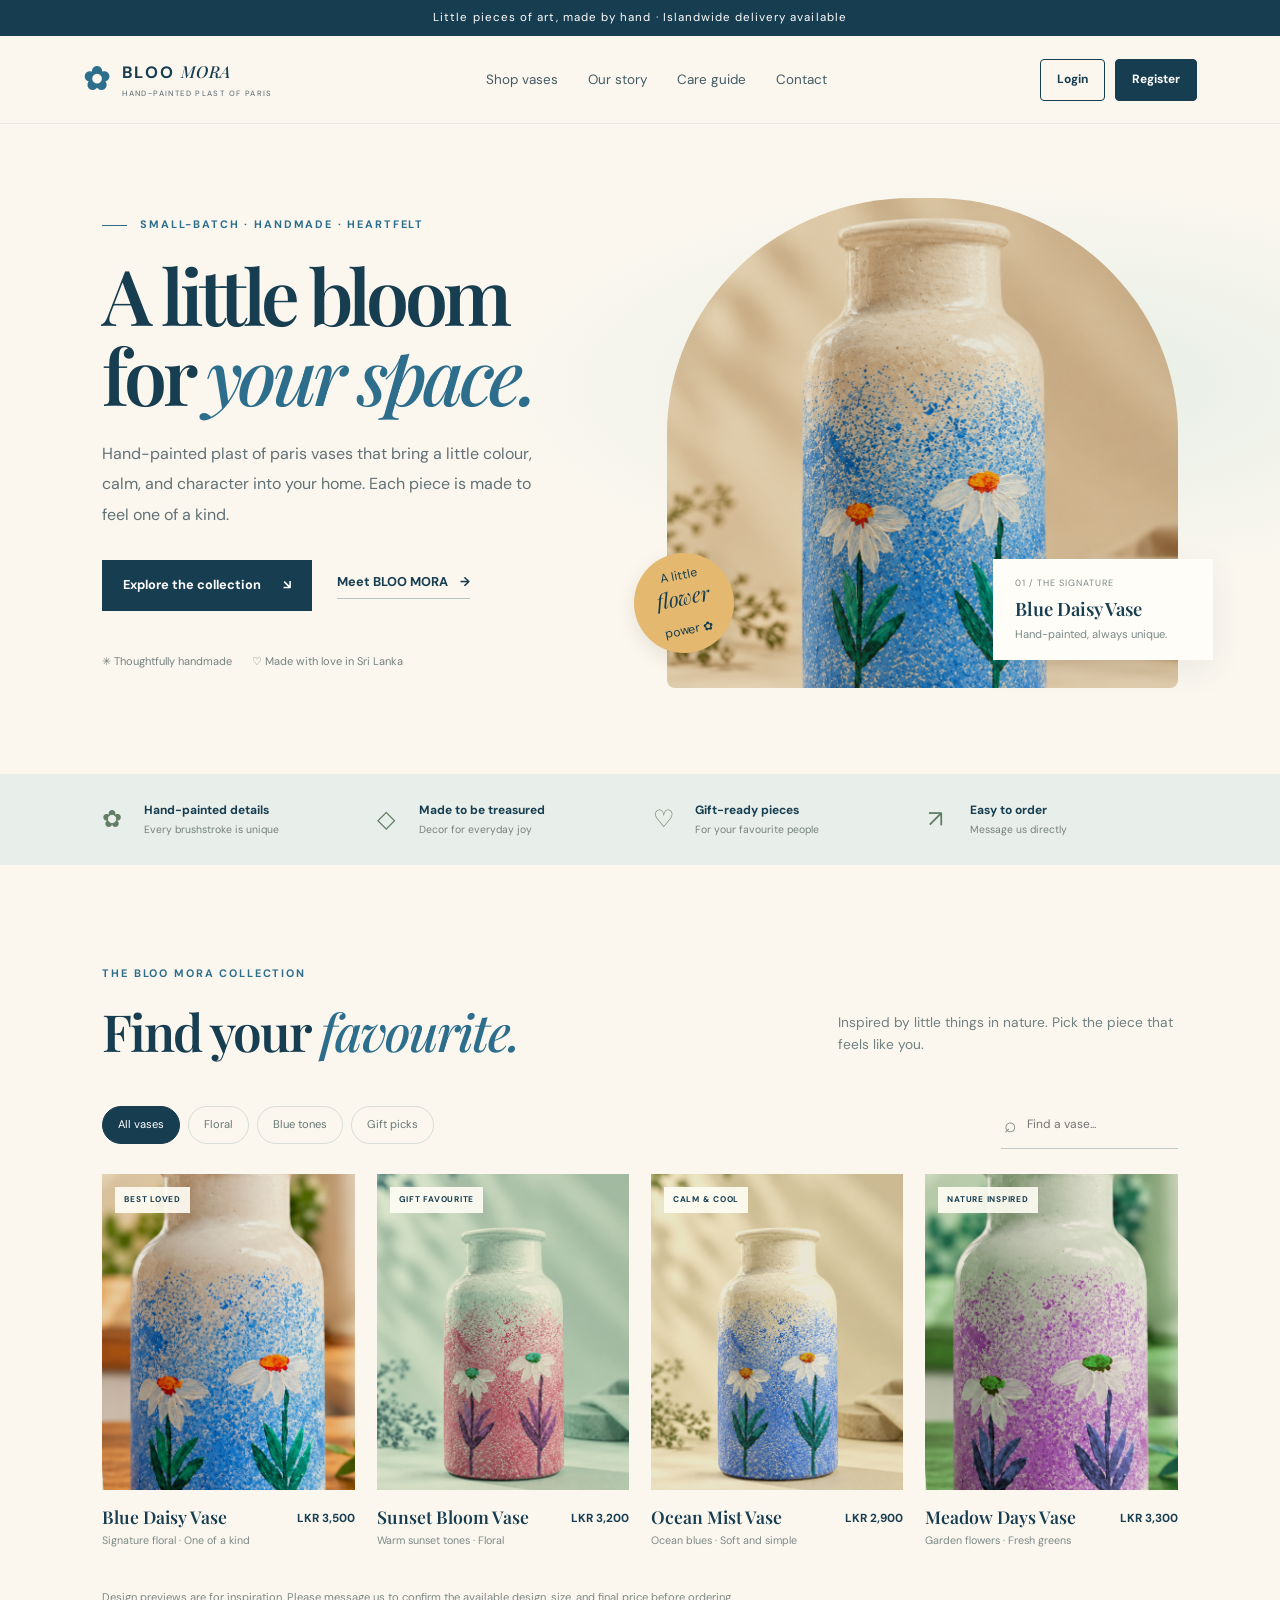
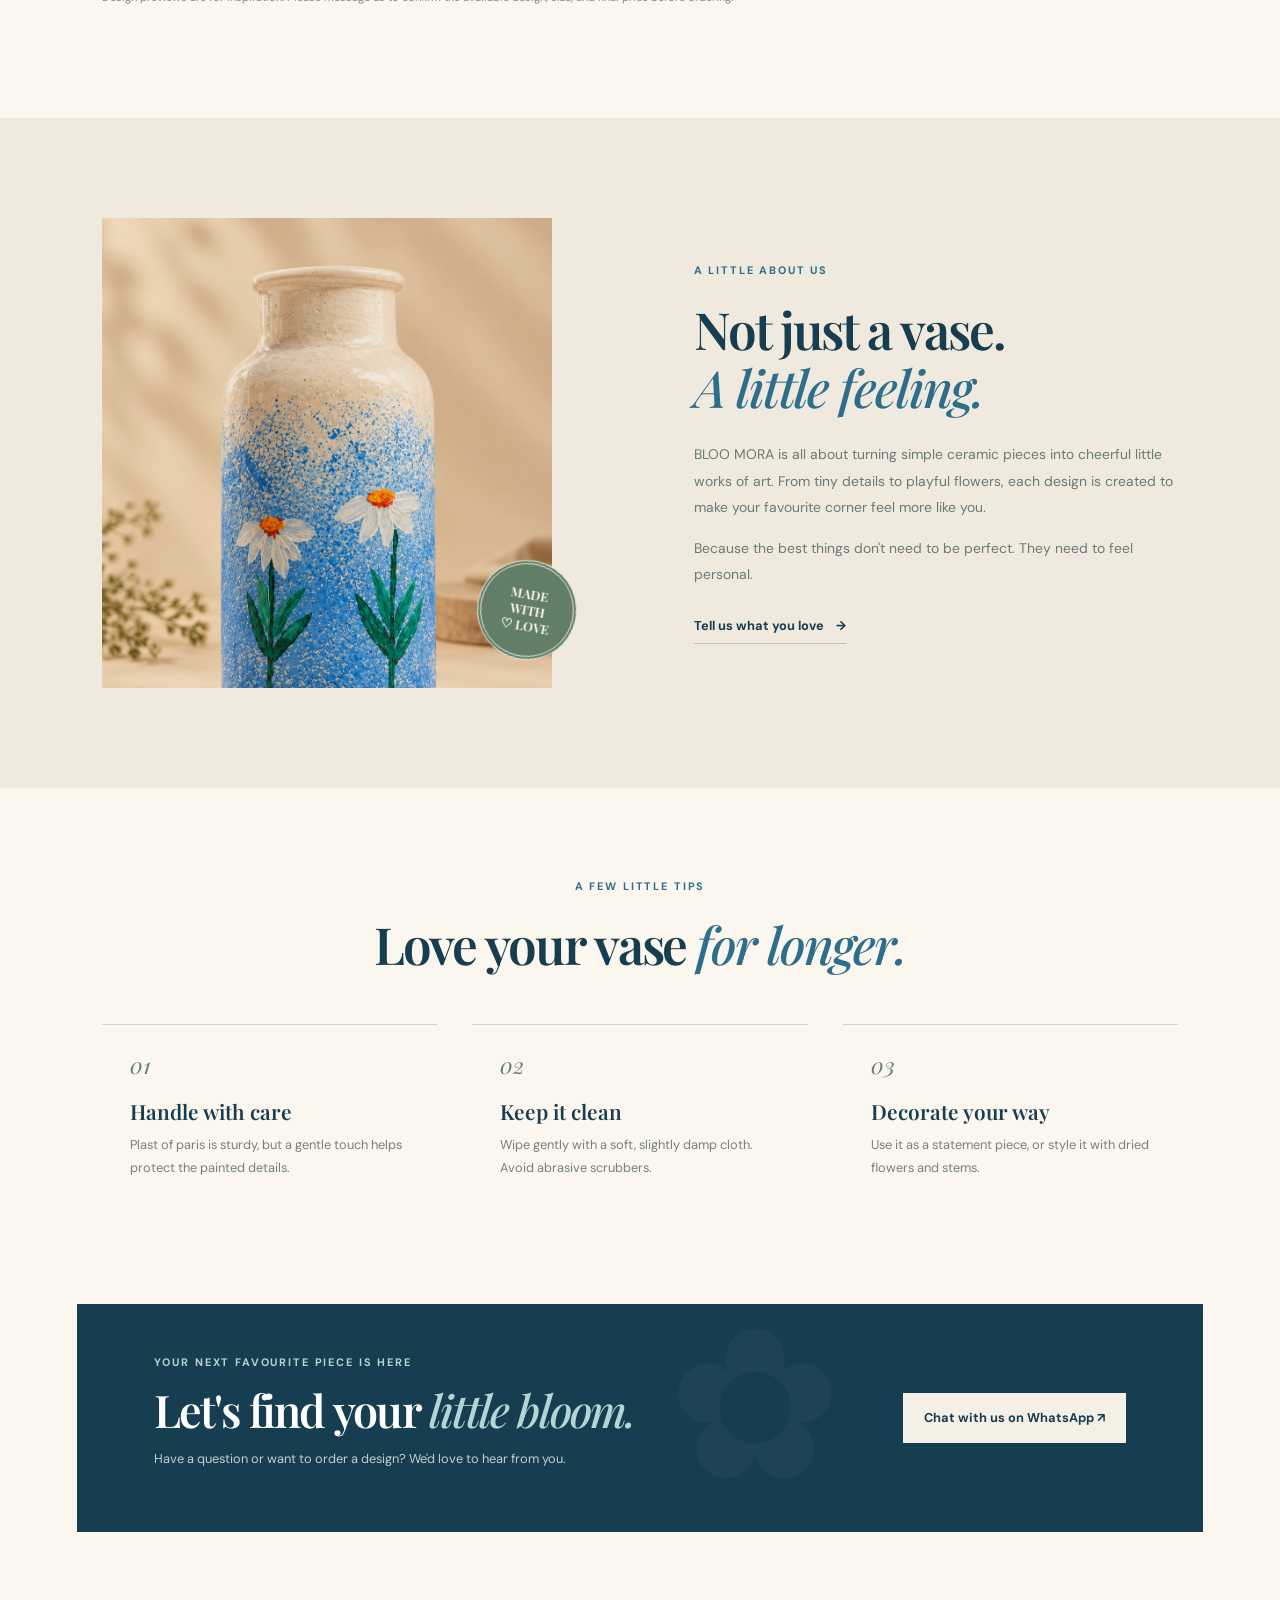
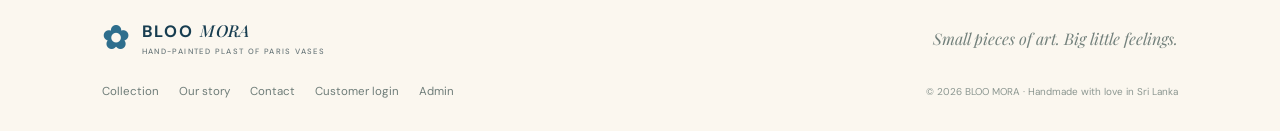
<file: index.html>
<!DOCTYPE html>
<html lang="en">
<head>
  <meta charset="UTF-8" />
  <meta name="viewport" content="width=device-width, initial-scale=1.0" />
  <meta name="description" content="BLOO MORA — hand-painted ceramic vases made with love in Sri Lanka." />
  <title>BLOO MORA | Hand-painted plast of paris vases</title>
  <link rel="preconnect" href="https://fonts.googleapis.com">
  <link rel="preconnect" href="https://fonts.gstatic.com" crossorigin>
  <link href="https://fonts.googleapis.com/css2?family=DM+Sans:wght@400;500;600;700&family=Playfair+Display:wght@500;600;700&display=swap" rel="stylesheet">
  <link rel="stylesheet" href="style.css" />
</head>
<body>
  <div class="announcement">Little pieces of art, made by hand · Islandwide delivery available</div>
  <header class="site-header">
    <a class="brand" href="#home" aria-label="BLOO MORA home"><span class="brand-mark">✿</span><span>BLOO <i>MORA</i><small>HAND-PAINTED PLAST OF PARIS</small></span></a>
    <button class="menu-toggle" id="menuToggle" aria-label="Open menu">☰</button>
    <nav id="navLinks"><a href="#collection">Shop vases</a><a href="#story">Our story</a><a href="#care">Care guide</a><a href="#contact">Contact</a></nav>
    <div class="header-account"><a class="account-login" href="auth.html">Login</a><a class="account-register" href="auth.html#register">Register</a></div>
  </header>

  <main>
    <section class="hero" id="home">
      <div class="hero-copy">
        <p class="eyebrow"><span></span> SMALL-BATCH · HANDMADE · HEARTFELT</p>
        <h1>A little bloom<br>for <em>your space.</em></h1>
        <p class="hero-description">Hand-painted plast of paris vases that bring a little colour, calm, and character into your home. Each piece is made to feel one of a kind.</p>
        <div class="hero-actions"><a class="button button-dark" href="#collection">Explore the collection <span>↘</span></a><a class="text-link" href="#story">Meet BLOO MORA <span>→</span></a></div>
        <div class="hero-notes"><span>✳ Thoughtfully handmade</span><span>♡ Made with love in Sri Lanka</span></div>
      </div>
      <div class="hero-visual"><div class="hero-image-wrap"><img src="images/blue-daisy-vase.png" alt="Blue and cream ceramic vase hand-painted with white daisies"><div class="image-sticker">A little<br><i>flower</i><br>power ✿</div></div><div class="floating-note"><span>01 / THE SIGNATURE</span><b>Blue Daisy Vase</b><small>Hand-painted, always unique.</small></div><div class="sun-shape"></div></div>
    </section>

    <section class="trust-strip"><div><span>✿</span><b>Hand-painted details</b><small>Every brushstroke is unique</small></div><div><span>◇</span><b>Made to be treasured</b><small>Decor for everyday joy</small></div><div><span>♡</span><b>Gift-ready pieces</b><small>For your favourite people</small></div><div><span>↗</span><b>Easy to order</b><small>Message us directly</small></div></section>

    <section class="collection section" id="collection">
      <div class="section-heading"><div><p class="eyebrow">THE BLOO MORA COLLECTION</p><h2>Find your <em>favourite.</em></h2></div><p>Inspired by little things in nature. Pick the piece that feels like you.</p></div>
      <div class="collection-tools"><div class="filters" role="group" aria-label="Filter products"><button class="filter active" data-filter="all">All vases</button><button class="filter" data-filter="floral">Floral</button><button class="filter" data-filter="blue">Blue tones</button><button class="filter" data-filter="gift">Gift picks</button></div><label class="search-box"><span>⌕</span><input id="productSearch" type="search" placeholder="Find a vase..." aria-label="Search vases"></label></div>
      <div class="product-grid" id="productGrid">
        <article class="product-card" data-category="floral blue gift" data-name="blue daisy vase"><div class="product-image"><span class="product-tag">BEST LOVED</span><img src="images/original-daisy-vase.png" alt="Signature blue daisy hand-painted vase"></div><div class="product-info"><div><h3>Blue Daisy Vase</h3><p>Signature floral · One of a kind</p></div><strong>LKR 3,500</strong></div></article>
        <article class="product-card" data-category="floral gift" data-name="sunset bloom vase"><div class="product-image warm"><span class="product-tag">GIFT FAVOURITE</span><img src="images/blue-daisy-vase.png" alt="Warm-toned floral vase concept"></div><div class="product-info"><div><h3>Sunset Bloom Vase</h3><p>Warm sunset tones · Floral</p></div><strong>LKR 3,200</strong></div></article>
        <article class="product-card" data-category="blue" data-name="ocean mist vase"><div class="product-image ocean"><span class="product-tag">CALM & COOL</span><img src="images/blue-daisy-vase.png" alt="Blue-toned ocean inspired vase concept"></div><div class="product-info"><div><h3>Ocean Mist Vase</h3><p>Ocean blues · Soft and simple</p></div><strong>LKR 2,900</strong></div></article>
        <article class="product-card" data-category="floral gift" data-name="meadow days vase"><div class="product-image meadow"><span class="product-tag">NATURE INSPIRED</span><img src="images/original-daisy-vase.png" alt="Green meadow floral vase concept"></div><div class="product-info"><div><h3>Meadow Days Vase</h3><p>Garden flowers · Fresh greens</p></div><strong>LKR 3,300</strong></div></article>
      </div>
      <p class="product-note">Design previews are for inspiration. Please message us to confirm the available design, size, and final price before ordering.</p>
    </section>

    <section class="story section" id="story"><div class="story-photo"><img src="images/blue-daisy-vase.png" alt="Close-up of a hand-painted daisy vase"><span class="round-seal">MADE<br>WITH<br>♡ LOVE</span></div><div class="story-copy"><p class="eyebrow">A LITTLE ABOUT US</p><h2>Not just a vase.<br><em>A little feeling.</em></h2><p>BLOO MORA is all about turning simple ceramic pieces into cheerful little works of art. From tiny details to playful flowers, each design is created to make your favourite corner feel more like you.</p><p>Because the best things don't need to be perfect. They need to feel personal.</p><a href="https://wa.me/94740324570?text=Hi%20BLOO%20MORA!%20I%27d%20love%20to%20know%20more%20about%20your%20vases." class="text-link" target="_blank" rel="noopener">Tell us what you love <span>→</span></a></div></section>

    <section class="care section" id="care"><div class="care-heading"><p class="eyebrow">A FEW LITTLE TIPS</p><h2>Love your vase <em>for longer.</em></h2></div><div class="care-grid"><div><span>01</span><h3>Handle with care</h3><p>Plast of paris is sturdy, but a gentle touch helps protect the painted details.</p></div><div><span>02</span><h3>Keep it clean</h3><p>Wipe gently with a soft, slightly damp cloth. Avoid abrasive scrubbers.</p></div><div><span>03</span><h3>Decorate your way</h3><p>Use it as a statement piece, or style it with dried flowers and stems.</p></div></div></section>

    <section class="contact-banner" id="contact"><div><p class="eyebrow">YOUR NEXT FAVOURITE PIECE IS HERE</p><h2>Let's find your <em>little bloom.</em></h2><p>Have a question or want to order a design? We'd love to hear from you.</p></div><a class="button button-light" href="https://wa.me/94740324570?text=Hi%20BLOO%20MORA!%20I%27m%20interested%20in%20your%20hand-painted%20vases." target="_blank" rel="noopener">Chat with us on WhatsApp ↗</a></section>
  </main>

  <footer><a class="brand footer-brand" href="#home"><span class="brand-mark">✿</span><span>BLOO <i>MORA</i><small>HAND-PAINTED PLAST OF PARIS VASES</small></span></a><p>Small pieces of art. Big little feelings.</p><div class="footer-links"><a href="#collection">Collection</a><a href="#story">Our story</a><a href="#contact">Contact</a><a href="auth.html">Customer login</a><a href="admin.html">Admin</a></div><small class="copyright">© <span id="year"></span> BLOO MORA · Handmade with love in Sri Lanka</small></footer>
  <div class="toast" id="toast" role="status" aria-live="polite"></div>
  <script src="script.js"></script>
</body>
</html>
</file>
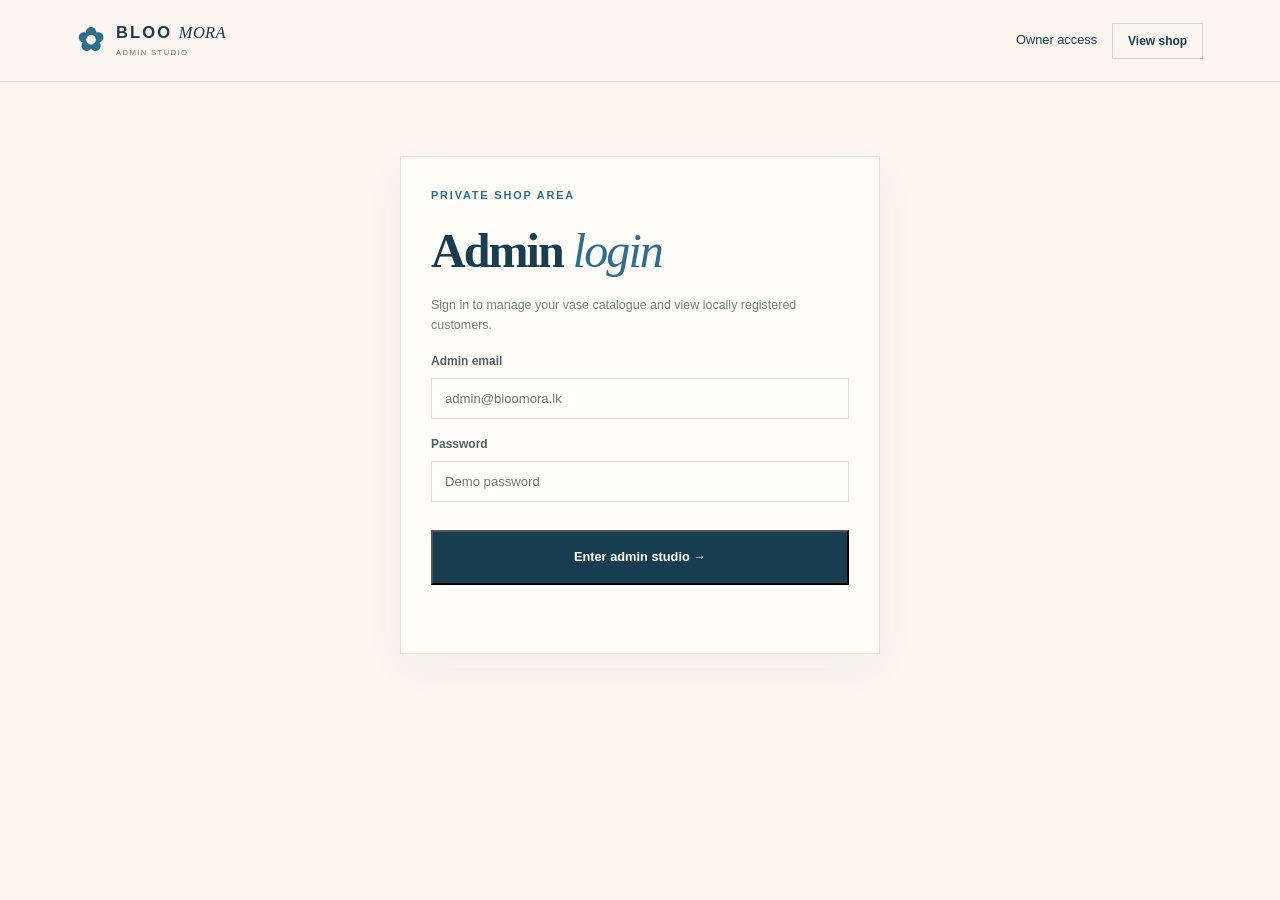
<file: admin.html>
<!DOCTYPE html><html lang="en"><head><meta charset="UTF-8"><meta name="viewport" content="width=device-width,initial-scale=1"><title>Admin Studio | BLOO MORA</title><link rel="stylesheet" href="style.css"><link rel="stylesheet" href="portal.css"></head><body><header class="portal-header"><a class="brand" href="index.html"><span class="brand-mark">✿</span><span>BLOO <i>MORA</i><small>ADMIN STUDIO</small></span></a><div class="portal-actions"><span id="adminStatus">Owner access</span><a class="outline-btn" href="index.html">View shop</a></div></header><main class="dashboard admin-dashboard"><section id="adminLoginPanel" class="admin-login auth-card"><p class="eyebrow">PRIVATE SHOP AREA</p><h1>Admin <em>login</em></h1><p class="muted">Sign in to manage your vase catalogue and view locally registered customers.</p><form id="adminLoginForm"><label>Admin email<input name="email" type="email" required placeholder="admin@bloomora.lk"></label><label>Password<input name="password" type="password" required placeholder="Demo password"></label><button class="button button-dark full">Enter admin studio →</button><p id="adminLoginMessage" class="form-message"></p></form></section><div id="adminPanel" hidden><section class="dash-welcome"><div><p class="eyebrow">BLOO MORA CONTROL ROOM</p><h1>Your shop, <em>your way.</em></h1><p>Add new vase designs, update your collection, and view registered customer accounts.</p></div><button class="outline-btn" id="adminLogout">Log out</button></section><section class="dash-stats"><article><span>✿</span><div><b id="adminVaseCount">0</b><small>Vase listings</small></div></article><article><span>♡</span><div><b id="adminCustomerCount">0</b><small>Registered customers</small></div></article><article><span>↗</span><div><b>WhatsApp</b><small>Order channel</small></div></article></section><div class="admin-columns"><section class="panel"><p class="eyebrow">GROW YOUR COLLECTION</p><h2>Add a <em>new vase</em></h2><form id="addVaseForm" class="stack-form"><label>Vase name<input name="name" required maxlength="80" placeholder="e.g. Bluebell Garden Vase"></label><div class="form-row"><label>Price (LKR)<input name="price" type="number" required min="1" step="1" placeholder="3500"></label><label>Category<select name="category"><option value="floral">Floral</option><option value="blue">Blue tones</option><option value="gift">Gift picks</option><option value="other">Other</option></select></label></div><label>Description<input name="description" maxlength="160" placeholder="Hand-painted flowers in soft blue tones"></label><label>Product image URL (optional)<input name="image" type="url" placeholder="https://..."></label><label>Or upload a product image<input name="photo" type="file" accept="image/*"></label><button class="button button-dark full" type="submit">＋ Add vase to shop</button><p id="addVaseMessage" class="form-message"></p></form></section><section class="panel"><p class="eyebrow">YOUR PRODUCTS</p><h2>Manage <em>vases</em></h2><div id="adminProducts" class="admin-product-list"></div></section></div><section class="panel customer-panel"><div class="dash-heading"><div><p class="eyebrow">COMMUNITY</p><h2>Registered <em>customers</em></h2></div><input id="adminCustomerSearch" class="portal-search" type="search" placeholder="Search customers..."></div><div class="table-wrap"><table><thead><tr><th>Name</th><th>Email</th><th>Phone</th><th>Joined</th></tr></thead><tbody id="customersTable"></tbody></table></div><p class="small-note">Customer records in this demo are stored in this browser only. This is not a secure multi-user online database.</p></section></div></main><script src="portal.js"></script></body></html>
</file>
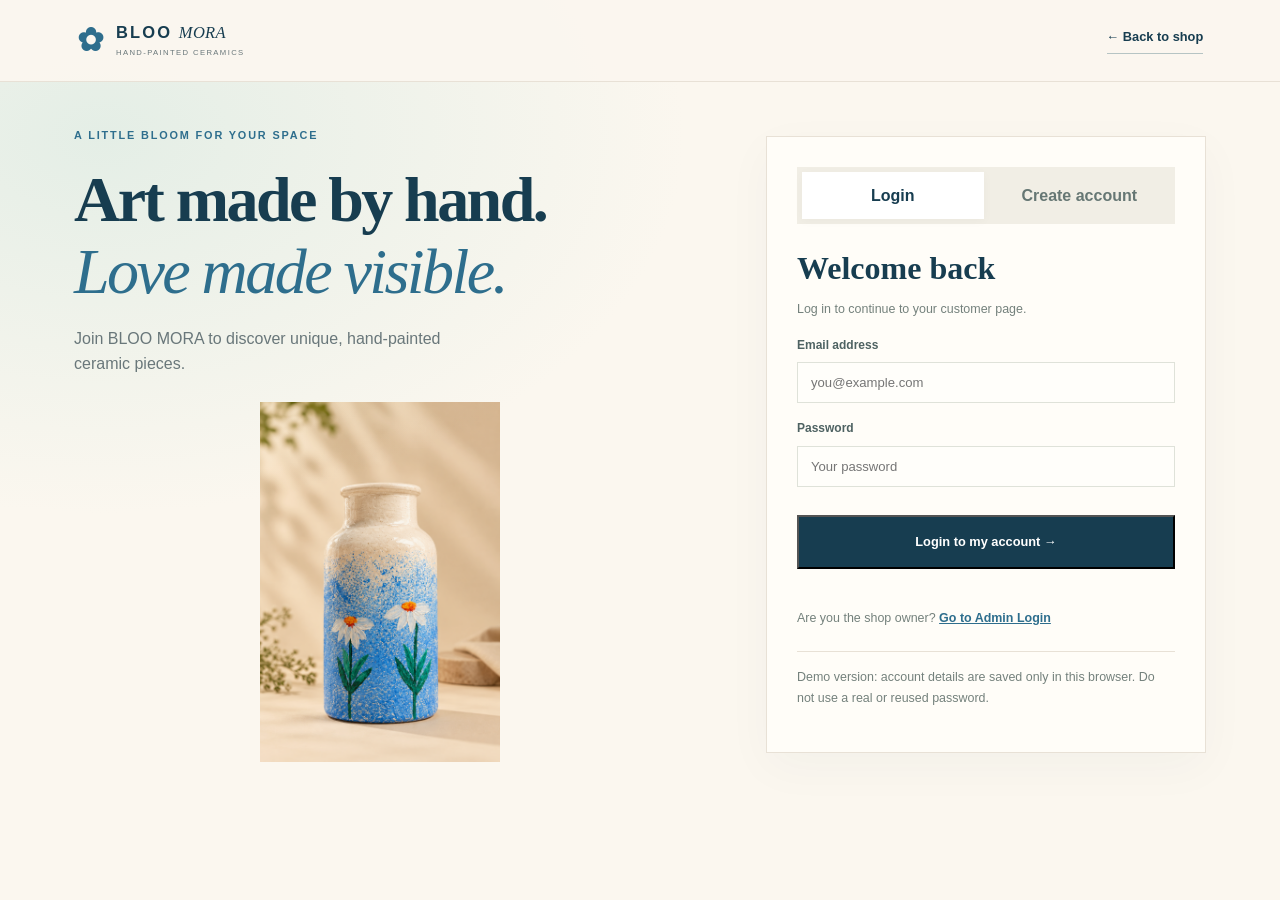
<file: auth.html>
<!DOCTYPE html><html lang="en"><head><meta charset="UTF-8"><meta name="viewport" content="width=device-width,initial-scale=1"><title>Login / Register | BLOO MORA</title><link rel="stylesheet" href="style.css"><link rel="stylesheet" href="portal.css"></head><body class="portal-body"><header class="portal-header"><a class="brand" href="index.html"><span class="brand-mark">✿</span><span>BLOO <i>MORA</i><small>HAND-PAINTED CERAMICS</small></span></a><a class="text-link" href="index.html">← Back to shop</a></header><main class="auth-layout"><section class="auth-art"><p class="eyebrow">A LITTLE BLOOM FOR YOUR SPACE</p><h1>Art made by hand.<br><em>Love made visible.</em></h1><p>Join BLOO MORA to discover unique, hand-painted ceramic pieces.</p><img src="images/blue-daisy-vase.png" alt="Blue daisy vase"></section><section class="auth-card"><div class="tabs"><button class="tab active" data-tab="login">Login</button><button class="tab" data-tab="register">Create account</button></div><form id="loginForm"><h2>Welcome back</h2><p class="muted">Log in to continue to your customer page.</p><label>Email address<input name="email" type="email" required placeholder="you@example.com"></label><label>Password<input name="password" type="password" required minlength="6" placeholder="Your password"></label><button class="button button-dark full" type="submit">Login to my account →</button><p id="loginMessage" class="form-message"></p><p class="small-note">Are you the shop owner? <a href="admin.html">Go to Admin Login</a></p></form><form id="registerForm" hidden><h2>Join our little world</h2><p class="muted">Create an account to browse our vase collection.</p><label>Your name<input name="name" required maxlength="80" placeholder="Full name"></label><label>Email address<input name="email" type="email" required placeholder="you@example.com"></label><label>Password<input name="password" type="password" required minlength="6" placeholder="At least 6 characters"></label><label>Phone (optional)<input name="phone" type="tel" placeholder="07X XXX XXXX"></label><button class="button button-dark full" type="submit">Create account →</button><p id="registerMessage" class="form-message"></p><p class="small-note">Already a member? <a href="#" id="switchLogin">Log in</a></p></form><p class="small-note security-note">Demo version: account details are saved only in this browser. Do not use a real or reused password.</p></section></main><script src="portal.js"></script></body></html>
</file>
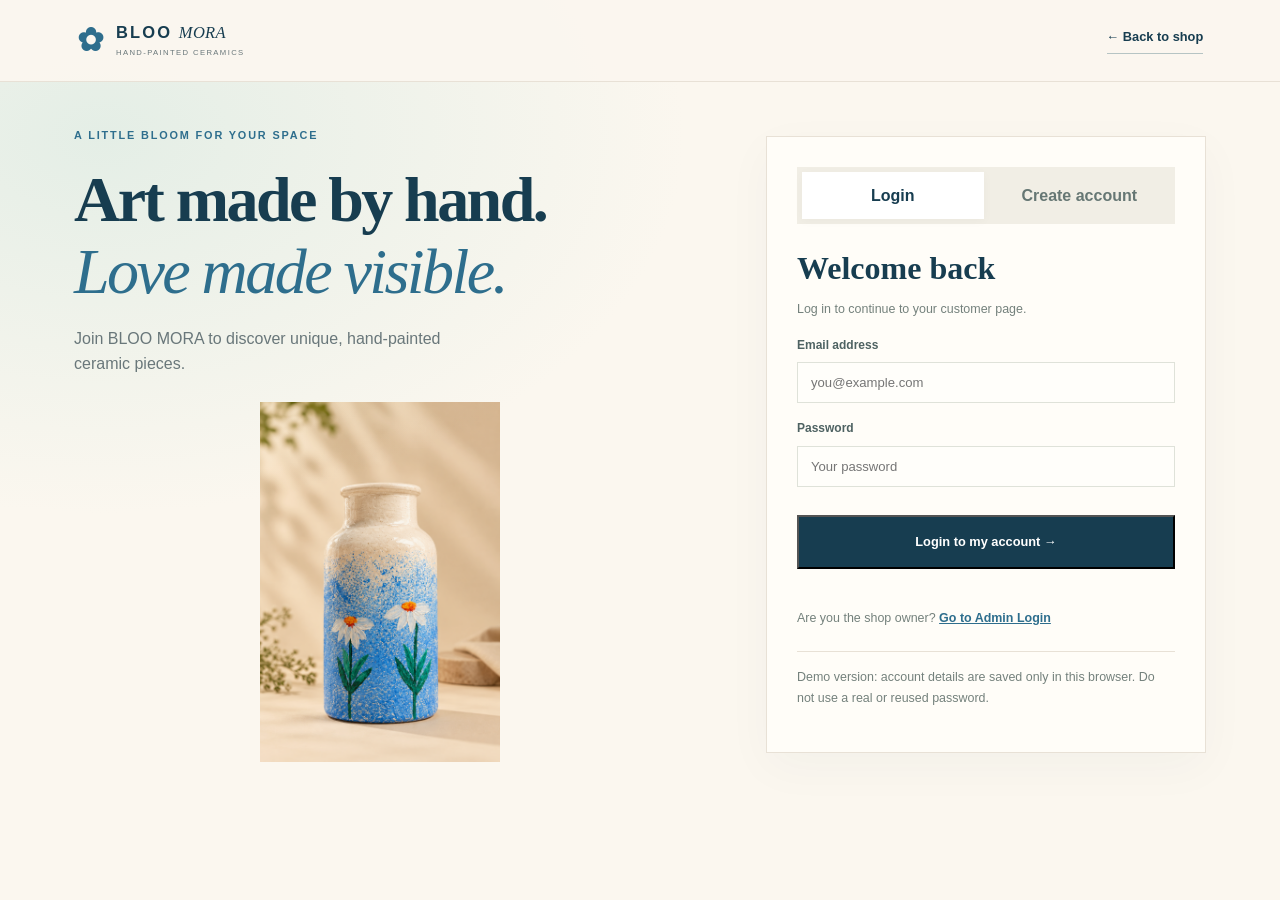
<file: customer.html>
<!DOCTYPE html><html lang="en"><head><meta charset="UTF-8"><meta name="viewport" content="width=device-width,initial-scale=1"><title>Customer Studio | BLOO MORA</title><link rel="stylesheet" href="style.css"><link rel="stylesheet" href="portal.css"></head><body><header class="portal-header"><a class="brand" href="index.html"><span class="brand-mark">✿</span><span>BLOO <i>MORA</i><small>HAND-PAINTED CERAMICS</small></span></a><div class="portal-actions"><span id="customerGreeting">Welcome!</span><button class="outline-btn" id="logoutBtn">Log out</button></div></header><main class="dashboard"><section class="dash-welcome"><div><p class="eyebrow">YOUR LITTLE CORNER</p><h1>Hello, <em id="customerName">flower lover</em> ✿</h1><p>Find a handmade piece that feels just right for your space.</p></div><a class="button button-dark" href="index.html#collection">Explore all vases ↗</a></section><section class="dash-stats"><article><span>✿</span><div><b id="vaseCount">0</b><small>Vases to explore</small></div></article><article><span>♡</span><div><b>Handmade</b><small>Every piece is special</small></div></article><article><span>↗</span><div><b>WhatsApp</b><small>Easy direct ordering</small></div></article></section><div class="dash-heading"><div><p class="eyebrow">MADE WITH LOVE</p><h2>Available <em>vases</em></h2></div><input id="customerSearch" class="portal-search" type="search" placeholder="Search vases..."></div><div id="customerProducts" class="portal-products"></div><p class="small-note">Prices and design previews may change. Confirm availability and delivery details on WhatsApp before payment.</p></main><script src="portal.js"></script></body></html>
</file>
<file: style.css>
:root{--ink:#173d50;--blue:#2e6e8d;--sky:#dcecf0;--cream:#fbf7ef;--sand:#efe6d7;--green:#637e66;--muted:#69777a;--white:#fff;--line:#e8e1d6;--serif:'Playfair Display',Georgia,serif;--sans:'DM Sans',Arial,sans-serif}*{box-sizing:border-box}html{scroll-behavior:smooth;scroll-padding-top:88px}body{margin:0;background:var(--cream);color:var(--ink);font-family:var(--sans);line-height:1.6}a{color:inherit;text-decoration:none}button,input{font:inherit}.announcement{background:var(--ink);color:#fff;text-align:center;font-size:.72rem;letter-spacing:.09em;padding:9px 15px}.site-header{height:88px;padding:0 6.5%;display:flex;align-items:center;justify-content:space-between;gap:25px;background:rgba(251,247,239,.94);position:sticky;top:0;z-index:10;border-bottom:1px solid rgba(23,61,80,.08);backdrop-filter:blur(14px)}.brand{display:flex;align-items:center;gap:10px;font-weight:700;letter-spacing:.13em;font-size:1.03rem;line-height:1.05;white-space:nowrap}.brand i{font-family:var(--serif);font-weight:500;letter-spacing:.02em}.brand small{display:block;font-size:.48rem;letter-spacing:.18em;font-weight:500;margin-top:7px;color:var(--muted)}.brand-mark{font-size:2rem;color:var(--blue)}nav{display:flex;gap:30px;font-size:.84rem;color:#435b64}nav a:hover,.footer-links a:hover{color:var(--blue)}.header-order{font-size:.78rem;font-weight:700;border-bottom:1px solid var(--ink);padding:9px 0}.header-order span{margin-left:8px}.menu-toggle{display:none;border:0;background:none;color:var(--ink);font-size:1.5rem}.hero{display:grid;grid-template-columns:1fr 1fr;min-height:650px;padding:58px 8% 70px;gap:5%;align-items:center;overflow:hidden;background:radial-gradient(ellipse at 80% 40%,#e5eee5 0%,transparent 38%),var(--cream)}.hero-copy{max-width:570px;position:relative;z-index:1}.eyebrow{font-size:.68rem;letter-spacing:.17em;font-weight:700;color:var(--blue);margin:0 0 20px}.eyebrow span{display:inline-block;width:25px;height:1px;background:var(--blue);vertical-align:middle;margin-right:8px}.hero h1{font:600 clamp(3.5rem,6vw,6rem)/1.05 var(--serif);letter-spacing:-.055em;margin:0 0 24px;color:var(--ink)}h1 em,h2 em{font-weight:500;color:var(--blue)}.hero-description{font-size:1rem;max-width:430px;color:#617176;line-height:1.9}.hero-actions{display:flex;align-items:center;gap:25px;margin-top:30px;flex-wrap:wrap}.button{display:inline-flex;align-items:center;justify-content:center;gap:22px;padding:15px 21px;font-weight:700;font-size:.8rem;transition:transform .2s,background .2s}.button:hover{transform:translateY(-2px)}.button-dark{background:var(--ink);color:white}.button-dark:hover{background:var(--blue)}.text-link{font-size:.8rem;font-weight:700;border-bottom:1px solid #b6c4c4;padding-bottom:6px}.text-link span{margin-left:9px}.hero-notes{display:flex;gap:20px;flex-wrap:wrap;margin-top:42px;color:#75817e;font-size:.69rem}.hero-visual{position:relative;max-width:520px;width:100%;margin:auto}.hero-image-wrap{height:490px;position:relative;border-radius:48% 48% 8px 8px;overflow:visible;background:#e7e6d9}.hero-image-wrap>img{width:100%;height:100%;object-fit:cover;object-position:center 55%;border-radius:48% 48% 8px 8px;mix-blend-mode:multiply}.image-sticker{position:absolute;bottom:35px;left:-33px;width:100px;height:100px;border-radius:50%;background:#e4b96f;color:var(--ink);display:grid;align-content:center;text-align:center;line-height:1.1;font-size:.76rem;transform:rotate(-11deg);box-shadow:0 7px 20px #7d70402a}.image-sticker i{font:italic 1.3rem var(--serif)}.floating-note{position:absolute;bottom:28px;right:-35px;background:#fffdf8;padding:17px 22px;box-shadow:0 10px 30px #183c5014;min-width:220px}.floating-note span,.floating-note small{display:block;color:#7b8888;font-size:.57rem;letter-spacing:.11em}.floating-note b{display:block;font:600 1.15rem var(--serif);margin:5px 0}.floating-note small{letter-spacing:0;font-size:.7rem}.sun-shape{position:absolute;z-index:-1;width:120px;height:120px;border:1px solid #b9c9b7;border-radius:50%;right:-40px;top:-28px}.trust-strip{display:grid;grid-template-columns:repeat(4,1fr);background:#e8efea;padding:26px 8%;gap:25px}.trust-strip>div{display:grid;grid-template-columns:32px 1fr;column-gap:10px;align-items:center}.trust-strip span{grid-row:span 2;font-size:1.5rem;color:var(--green)}.trust-strip b{font-size:.75rem}.trust-strip small{font-size:.65rem;color:#75817b}.section{padding:100px 8%}.section-heading{display:flex;justify-content:space-between;align-items:end;gap:30px;margin-bottom:40px}.section-heading h2,.story h2,.care h2,.contact-banner h2{font:600 clamp(2.5rem,4vw,4rem)/1.15 var(--serif);letter-spacing:-.04em;margin:0}.section-heading>p{max-width:340px;color:#718080;font-size:.86rem;margin:0 0 6px}.collection-tools{display:flex;justify-content:space-between;gap:20px;align-items:center;margin-bottom:25px}.filters{display:flex;gap:8px;flex-wrap:wrap}.filter{border:1px solid #d8ded8;background:transparent;color:#687875;padding:9px 15px;border-radius:30px;font-size:.7rem;cursor:pointer}.filter.active,.filter:hover{background:var(--ink);color:#fff;border-color:var(--ink)}.search-box{display:flex;align-items:center;gap:8px;border-bottom:1px solid #bfcac4;padding:7px 3px;color:#7d8b86}.search-box span{font-size:1.3rem}.search-box input{background:transparent;border:0;outline:0;width:150px;color:var(--ink);font-size:.75rem}.product-grid{display:grid;grid-template-columns:repeat(4,minmax(0,1fr));gap:22px}.product-card{min-width:0}.product-image{position:relative;background:#e9e6d9;aspect-ratio:4/5;overflow:hidden}.product-image img{width:100%;height:100%;object-fit:cover;object-position:center;transition:transform .5s,filter .4s;mix-blend-mode:multiply}.product-card:hover .product-image img{transform:scale(1.045)}.product-image.warm img{filter:hue-rotate(125deg) saturate(.7) sepia(.18)}.product-image.ocean img{filter:hue-rotate(12deg) saturate(.8) brightness(1.08)}.product-image.meadow img{filter:hue-rotate(75deg) saturate(.65)}.product-tag{position:absolute;z-index:1;top:13px;left:13px;background:#fffdf4e8;padding:6px 9px;font-size:.52rem;letter-spacing:.09em;font-weight:700}.quick-order{position:absolute;bottom:12px;left:12px;right:12px;width:calc(100% - 24px);padding:12px;border:0;background:#fffdf2;color:var(--ink);font-size:.75rem;font-weight:700;cursor:pointer;opacity:0;transform:translateY(8px);transition:.25s}.product-card:hover .quick-order,.quick-order:focus{opacity:1;transform:translateY(0)}.product-info{display:flex;justify-content:space-between;gap:8px;padding:15px 0}.product-info h3{font:600 1.1rem var(--serif);margin:0 0 4px}.product-info p{font-size:.67rem;color:#7c8985;margin:0}.product-info strong{font-size:.73rem;white-space:nowrap;padding-top:4px}.product-note{font-size:.7rem;color:#7e8984;margin-top:25px}.story{display:grid;grid-template-columns:1fr 1fr;gap:10%;align-items:center;background:#f0e9dd}.story-photo{position:relative;max-width:450px;height:470px}.story-photo img{width:100%;height:100%;object-fit:cover;mix-blend-mode:multiply}.round-seal{position:absolute;right:-25px;bottom:28px;width:100px;height:100px;border-radius:50%;display:grid;place-content:center;text-align:center;background:var(--green);color:white;font:600 .8rem/1.25 var(--serif);transform:rotate(10deg);border:4px double #e0e6d8}.story-copy{max-width:480px}.story-copy h2{margin-bottom:24px}.story-copy>p:not(.eyebrow){font-size:.87rem;color:#6b7978;line-height:1.9}.story-copy .text-link{display:inline-block;margin-top:15px}.care{padding-top:90px;padding-bottom:100px}.care-heading{text-align:center;margin-bottom:50px}.care-grid{display:grid;grid-template-columns:repeat(3,1fr);gap:35px}.care-grid>div{padding:25px 28px;border-top:1px solid #cbd5cc}.care-grid span{font:italic 1.4rem var(--serif);color:var(--green)}.care-grid h3{font:600 1.3rem var(--serif);margin:15px 0 8px}.care-grid p{font-size:.8rem;color:#75817e;line-height:1.8;margin:0}.contact-banner{margin:0 6% 70px;background:var(--ink);color:white;padding:50px 6%;display:flex;justify-content:space-between;align-items:center;gap:30px;position:relative;overflow:hidden}.contact-banner:after{content:'✿';position:absolute;right:32%;top:-65px;font-size:210px;color:#ffffff09;pointer-events:none}.contact-banner .eyebrow{color:#b6d3cf;margin-bottom:13px}.contact-banner h2{font-size:clamp(2.1rem,3.5vw,3.4rem)}.contact-banner h2 em{color:#b5d4d4}.contact-banner>div>p:last-child{color:#c0d0d0;font-size:.8rem}.button-light{background:#f5f0e6;color:var(--ink);white-space:nowrap;position:relative;z-index:1}.button-light:hover{background:white}footer{padding:10px 8% 30px;display:grid;grid-template-columns:1fr 1fr;align-items:center;gap:18px}footer>p{font:italic 1rem var(--serif);color:#73817c;text-align:right}.footer-links{display:flex;gap:20px;font-size:.72rem;color:#6f7d79}.copyright{text-align:right;color:#8b9690;font-size:.62rem}.toast{position:fixed;bottom:24px;left:50%;transform:translate(-50%,20px);background:var(--ink);color:white;padding:13px 20px;font-size:.78rem;box-shadow:0 8px 25px #0002;opacity:0;pointer-events:none;transition:.25s;z-index:20;max-width:90vw}.toast.show{opacity:1;transform:translate(-50%,0)}.empty-state{grid-column:1/-1;text-align:center;padding:50px 20px;color:#7a8881}
@media(max-width:1000px){.site-header{padding:0 4%}.hero{padding-left:6%;padding-right:6%;gap:3%}.hero-image-wrap{height:420px}.product-grid{grid-template-columns:repeat(2,minmax(0,1fr));gap:30px 20px}.trust-strip{padding-left:5%;padding-right:5%}.trust-strip>div{grid-template-columns:25px 1fr}.trust-strip b{font-size:.68rem}.trust-strip small{font-size:.6rem}nav{gap:15px}}
@media(max-width:720px){.announcement{font-size:.58rem}.site-header{height:75px;gap:12px}.brand{font-size:.9rem}.brand-mark{font-size:1.6rem}.header-order{font-size:.68rem}.menu-toggle{display:block;margin-left:auto;order:2}.header-order{order:3}.site-header nav{display:none;position:absolute;top:74px;left:0;right:0;background:var(--cream);padding:20px 6%;box-shadow:0 12px 18px #173d5010;flex-direction:column;gap:15px}.site-header nav.open{display:flex}.hero{grid-template-columns:1fr;padding:55px 7% 70px;gap:50px}.hero h1{font-size:clamp(3.5rem,14vw,5rem)}.hero-visual{max-width:420px;width:90%}.hero-image-wrap{height:420px}.floating-note{right:-20px}.trust-strip{grid-template-columns:repeat(2,1fr);padding:24px 7%;gap:24px 15px}.section{padding:72px 6%}.section-heading{display:block}.section-heading>p{margin-top:18px}.collection-tools{align-items:flex-start;flex-direction:column}.search-box{width:100%}.search-box input{width:100%}.product-grid{gap:25px 12px}.product-info{display:block}.product-info h3{font-size:1rem}.product-info strong{display:block;margin-top:8px}.product-info p{min-height:30px}.quick-order{opacity:1;transform:none;padding:9px;font-size:.67rem}.story{grid-template-columns:1fr;gap:40px}.story-photo{height:380px;width:90%;margin:auto}.story-copy{margin:auto}.care-grid{grid-template-columns:1fr;gap:10px}.care-grid>div{padding:20px 8px}.contact-banner{margin:0 4% 50px;padding:35px 7%;display:block}.contact-banner .button{margin-top:15px}.contact-banner h2{font-size:2.5rem}footer{padding:0 6% 25px;grid-template-columns:1fr;gap:12px}.footer-brand{justify-self:start}footer>p{text-align:left;margin:0}.footer-links{flex-wrap:wrap}.copyright{text-align:left}}
@media(max-width:390px){.header-order{font-size:0;border:0}.header-order span{font-size:1rem}.hero-actions{align-items:flex-start;flex-direction:column}.hero-image-wrap{height:360px}.product-info h3{font-size:.9rem}.product-info p{font-size:.61rem}.product-tag{font-size:.45rem;left:7px;top:7px}.quick-order{left:7px;right:7px;width:calc(100% - 14px)}}


/* Fixes for the Login/Register buttons used in index.html */
.header-account{display:flex;align-items:center;gap:10px;flex-shrink:0}
.account-login,.account-register{display:inline-flex;align-items:center;justify-content:center;padding:10px 16px;border-radius:4px;font-size:.75rem;font-weight:700;transition:background .2s,color .2s,border-color .2s}
.account-login{border:1px solid var(--ink);color:var(--ink);background:transparent}
.account-login:hover{background:var(--sky)}
.account-register{border:1px solid var(--ink);background:var(--ink);color:#fff}
.account-register:hover{background:var(--blue);border-color:var(--blue)}
@media(max-width:1000px){.header-account{gap:7px}.account-login,.account-register{padding:9px 11px;font-size:.7rem}}
@media(max-width:720px){.header-account{display:flex;gap:6px}.account-login,.account-register{padding:8px 10px;font-size:.68rem}}
@media(max-width:390px){.site-header{flex-wrap:wrap;height:auto;min-height:75px;padding-top:10px;padding-bottom:10px}.header-account{order:4;width:100%;justify-content:flex-end}.account-login,.account-register{flex:1;text-align:center}.site-header nav{top:100%}}
</file>
<file: portal.css>
.portal-body{min-height:100vh;background:radial-gradient(ellipse at 8% 15%,#e4eee6 0,transparent 35%),var(--cream)}.portal-header{min-height:82px;padding:16px 6%;display:flex;align-items:center;justify-content:space-between;gap:20px;border-bottom:1px solid var(--line);background:#fbf7efeF}.portal-header .text-link{white-space:nowrap}.auth-layout{max-width:1180px;margin:45px auto;padding:0 24px;display:grid;grid-template-columns:1fr minmax(330px,440px);gap:7%;align-items:center}.auth-art h1,.dash-welcome h1,.admin-login h1{font:600 clamp(2.7rem,5vw,4.6rem)/1.12 var(--serif);letter-spacing:-.04em;margin:0 0 18px}.auth-art h1 em,.dash-welcome h1 em,.admin-login h1 em{color:var(--blue);font-weight:500}.auth-art>p:not(.eyebrow){max-width:410px;color:var(--muted)}.auth-art img{display:block;width:min(100%,420px);height:360px;object-fit:contain;mix-blend-mode:multiply;margin:25px auto 0}.auth-card,.panel{background:#fffdf8;border:1px solid #e8e1d6;padding:30px;box-shadow:0 14px 45px #173d5009}.tabs{display:grid;grid-template-columns:1fr 1fr;gap:5px;background:#f1eee5;padding:5px;margin-bottom:25px}.tab{border:0;background:transparent;padding:11px;color:#667774;cursor:pointer;font-weight:600}.tab.active{background:white;color:var(--ink);box-shadow:0 2px 10px #00000008}.auth-card h2,.panel h2,.dash-heading h2{font:600 2rem/1.2 var(--serif);margin:0 0 9px}.muted,.small-note{color:#74817c;font-size:.78rem}.auth-card form>label,.stack-form label{display:grid;gap:7px;margin:16px 0;color:#4e6262;font-size:.75rem;font-weight:600}.auth-card input,.stack-form input,.stack-form select,.portal-search{width:100%;border:1px solid #dfe2d9;background:#fffefa;padding:12px 13px;outline-color:#6d9aaa;color:var(--ink);font:400 .82rem var(--sans);border-radius:0}.full{width:100%;margin-top:12px;cursor:pointer}.form-message{font-size:.75rem;color:#9c4b3f;min-height:1.2em}.small-note{line-height:1.7}.small-note a{color:var(--blue);text-decoration:underline;font-weight:700}.security-note{border-top:1px solid var(--line);padding-top:15px;margin-top:22px}.portal-actions{display:flex;align-items:center;gap:15px;font-size:.8rem}.outline-btn{display:inline-flex;justify-content:center;align-items:center;border:1px solid #cbd5cc;padding:10px 15px;background:transparent;color:var(--ink);font:600 .75rem var(--sans);cursor:pointer}.dashboard{max-width:1240px;margin:0 auto;padding:44px 28px 80px}.dash-welcome{display:flex;align-items:center;justify-content:space-between;gap:25px;padding:20px 0 32px}.dash-welcome h1{font-size:clamp(2.4rem,4.4vw,4rem)}.dash-welcome p:not(.eyebrow){color:var(--muted);font-size:.85rem}.dash-stats{display:grid;grid-template-columns:repeat(3,1fr);gap:16px;margin:12px 0 55px}.dash-stats article{display:flex;align-items:center;gap:16px;background:#e9f0e9;padding:22px}.dash-stats article>span{font-size:1.8rem;color:var(--green)}.dash-stats b,.dash-stats small{display:block}.dash-stats b{font:600 1.15rem var(--serif)}.dash-stats small{font-size:.68rem;color:#6f7f77;margin-top:3px}.dash-heading{display:flex;align-items:end;justify-content:space-between;gap:20px;margin-bottom:25px}.dash-heading .eyebrow{margin-bottom:9px}.portal-search{max-width:260px}.portal-products{display:grid;grid-template-columns:repeat(3,minmax(0,1fr));gap:24px}.portal-product{background:#fffdf8;border:1px solid #e9e2d7}.portal-product-image{height:290px;background:#f1ecdf;overflow:hidden}.portal-product-image img{width:100%;height:100%;object-fit:contain;mix-blend-mode:multiply}.portal-product-info{padding:20px}.mini-tag{font-size:.6rem;text-transform:uppercase;letter-spacing:.12em;color:var(--blue)}.portal-product h3{font:600 1.35rem var(--serif);margin:8px 0}.portal-product p{font-size:.76rem;color:var(--muted);min-height:40px}.portal-product strong{display:block;margin:12px 0;font-size:.9rem}.portal-product .button{font-size:.72rem}.admin-login{max-width:480px;margin:30px auto}.admin-login h1{font-size:3rem}.admin-columns{display:grid;grid-template-columns:minmax(300px,.85fr) 1.15fr;gap:22px;align-items:start}.panel{box-shadow:none}.panel h2{margin-bottom:22px}.form-row{display:grid;grid-template-columns:1fr 1fr;gap:12px}.stack-form label{margin:12px 0}.admin-product-list{display:grid;gap:10px}.admin-product{display:flex;align-items:center;gap:12px;padding:10px;border-bottom:1px solid var(--line)}.admin-product img{width:58px;height:65px;object-fit:cover;background:#eee9df}.admin-product-details{flex:1;min-width:0}.admin-product-details b,.admin-product-details small{display:block}.admin-product-details b{font:600 .95rem var(--serif)}.admin-product-details small{font-size:.68rem;color:var(--muted);margin-top:5px}.delete-btn{border:1px solid #dfc5bc;background:transparent;color:#9d5144;padding:7px 9px;font-size:.68rem;cursor:pointer}.customer-panel{margin-top:24px}.table-wrap{overflow-x:auto}table{border-collapse:collapse;width:100%;text-align:left;font-size:.76rem}th,td{padding:13px 12px;border-bottom:1px solid var(--line);white-space:nowrap}th{color:#61736e;background:#f5f2e9;font-size:.67rem;letter-spacing:.04em}td{color:#4e6262}.customer-panel .small-note{margin-top:15px}[hidden]{display:none!important}
@media(max-width:800px){.auth-layout{grid-template-columns:1fr;max-width:520px;gap:25px;margin:25px auto}.auth-art img{height:240px}.auth-art h1{font-size:3rem}.auth-card{padding:24px}.portal-products{grid-template-columns:repeat(2,minmax(0,1fr))}.admin-columns{grid-template-columns:1fr}.dash-welcome{align-items:flex-start;flex-direction:column}.dash-stats{gap:9px}.dash-stats article{padding:14px;gap:8px}.portal-product-image{height:230px}}
@media(max-width:520px){.portal-header{padding:14px 5%;min-height:72px}.portal-header .brand{font-size:.82rem}.portal-header .brand small{font-size:.4rem}.portal-actions{gap:8px;font-size:.65rem}.outline-btn{padding:8px}.dashboard{padding:28px 16px 55px}.dash-stats{grid-template-columns:1fr}.dash-stats article{padding:14px 18px}.dash-heading{align-items:flex-start;flex-direction:column}.portal-search{max-width:none}.portal-products{grid-template-columns:1fr 1fr;gap:12px}.portal-product-image{height:185px}.portal-product-info{padding:12px}.portal-product h3{font-size:1.05rem}.portal-product p{font-size:.68rem}.portal-product .button{padding:10px 7px;gap:4px;font-size:.65rem}.form-row{grid-template-columns:1fr}.auth-layout{padding:0 15px}.auth-art img{height:190px}.auth-card{padding:20px}.dash-welcome h1{font-size:2.5rem}}
.header-account{display:flex;align-items:center;gap:9px;white-space:nowrap}.account-login,.account-register{font-size:.72rem;font-weight:700;padding:10px 13px}.account-login{border:1px solid #cbd5cc}.account-register{background:var(--ink);color:#fff}.account-register:hover{background:var(--blue)}
@media(max-width:1000px){.site-header{gap:12px}.site-header nav{gap:12px}.account-login,.account-register{padding:8px 9px;font-size:.68rem}}
@media(max-width:720px){.header-account{order:4;gap:5px}.account-login,.account-register{padding:7px 8px;font-size:.63rem}.site-header nav{top:74px}}
</file>
